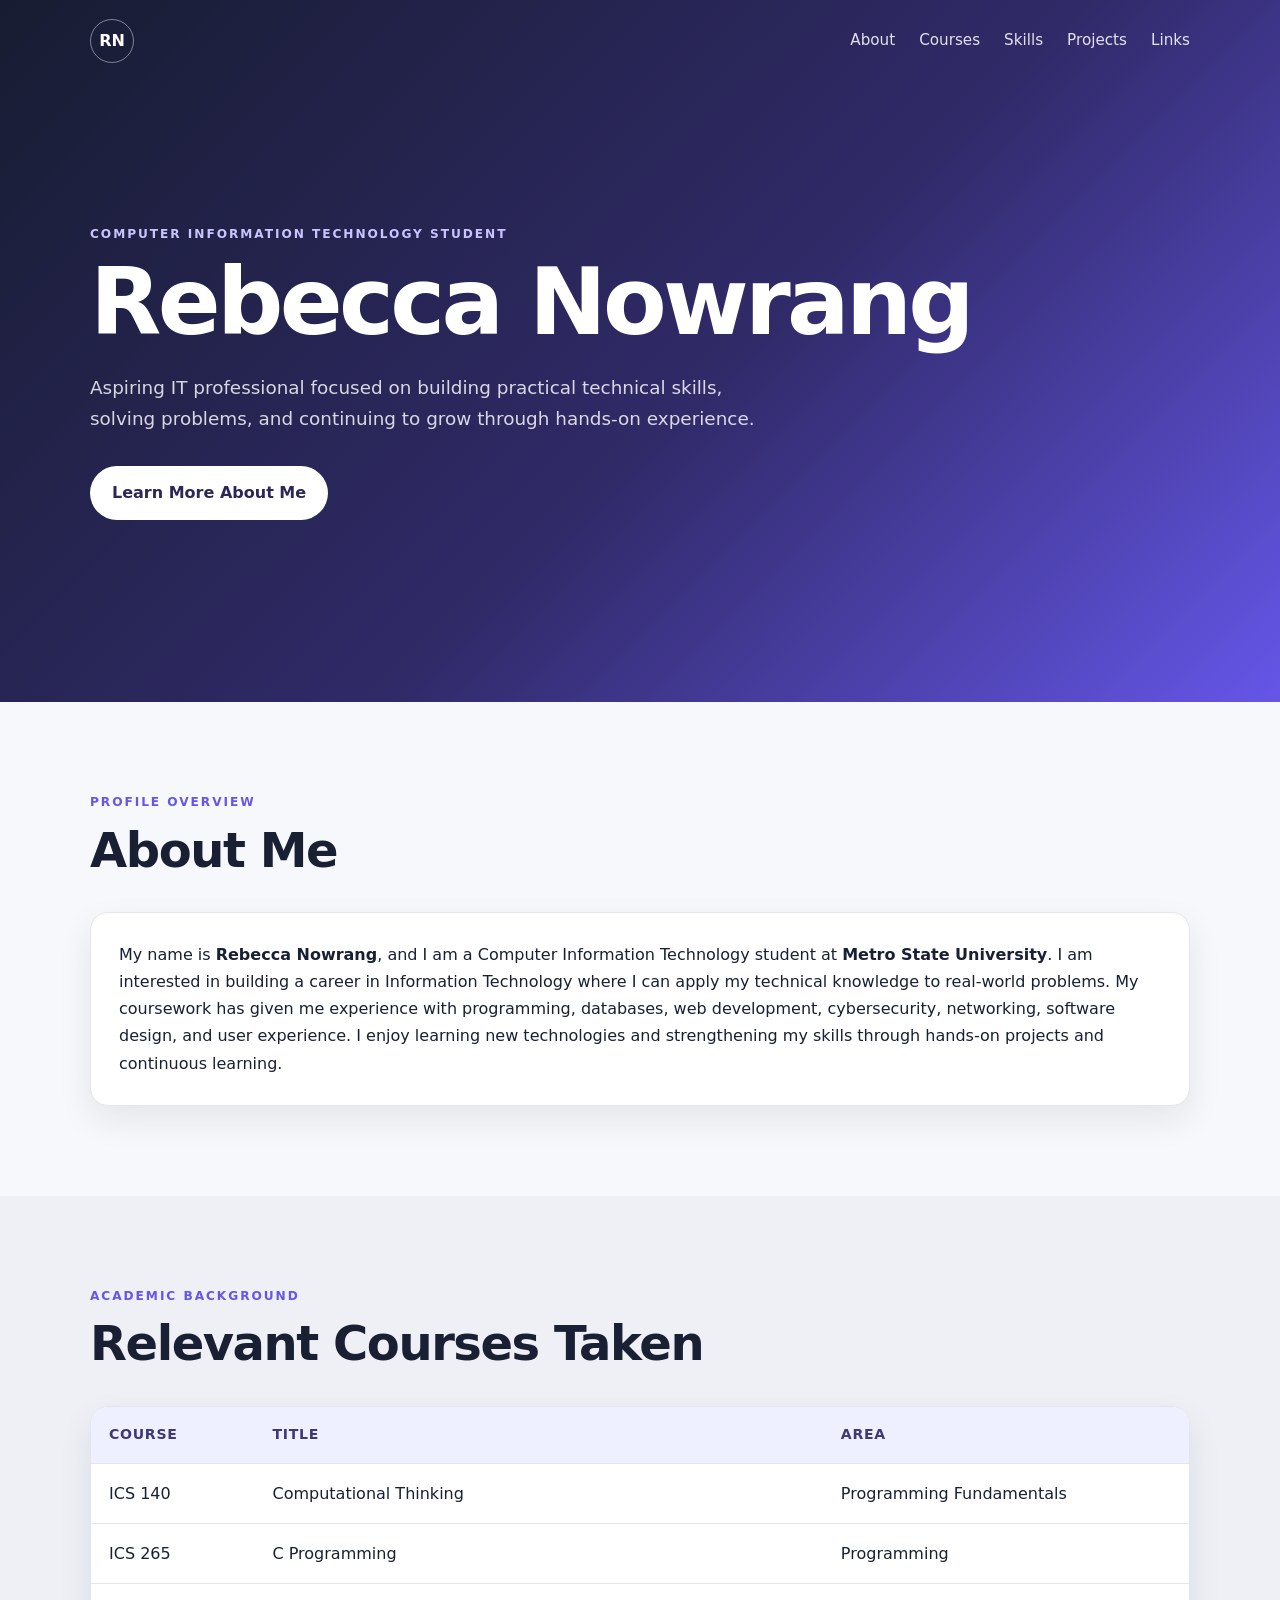
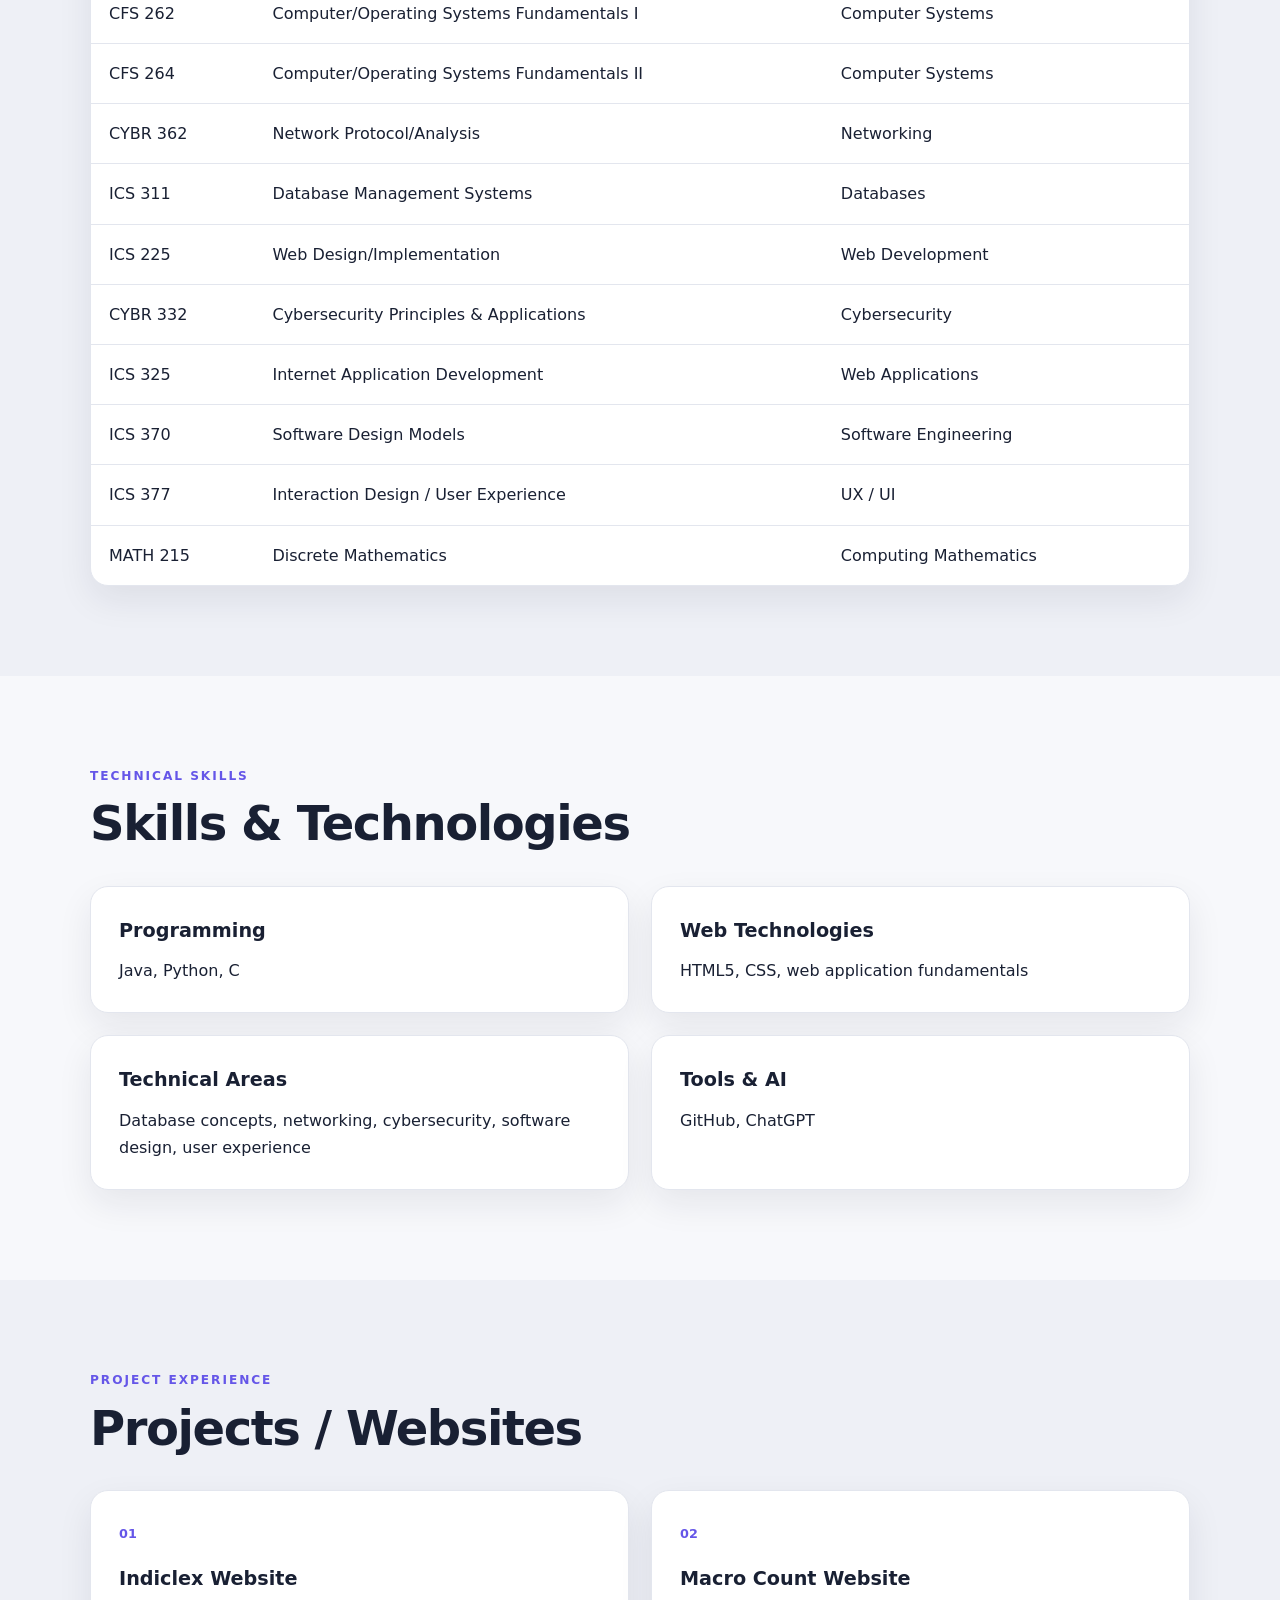
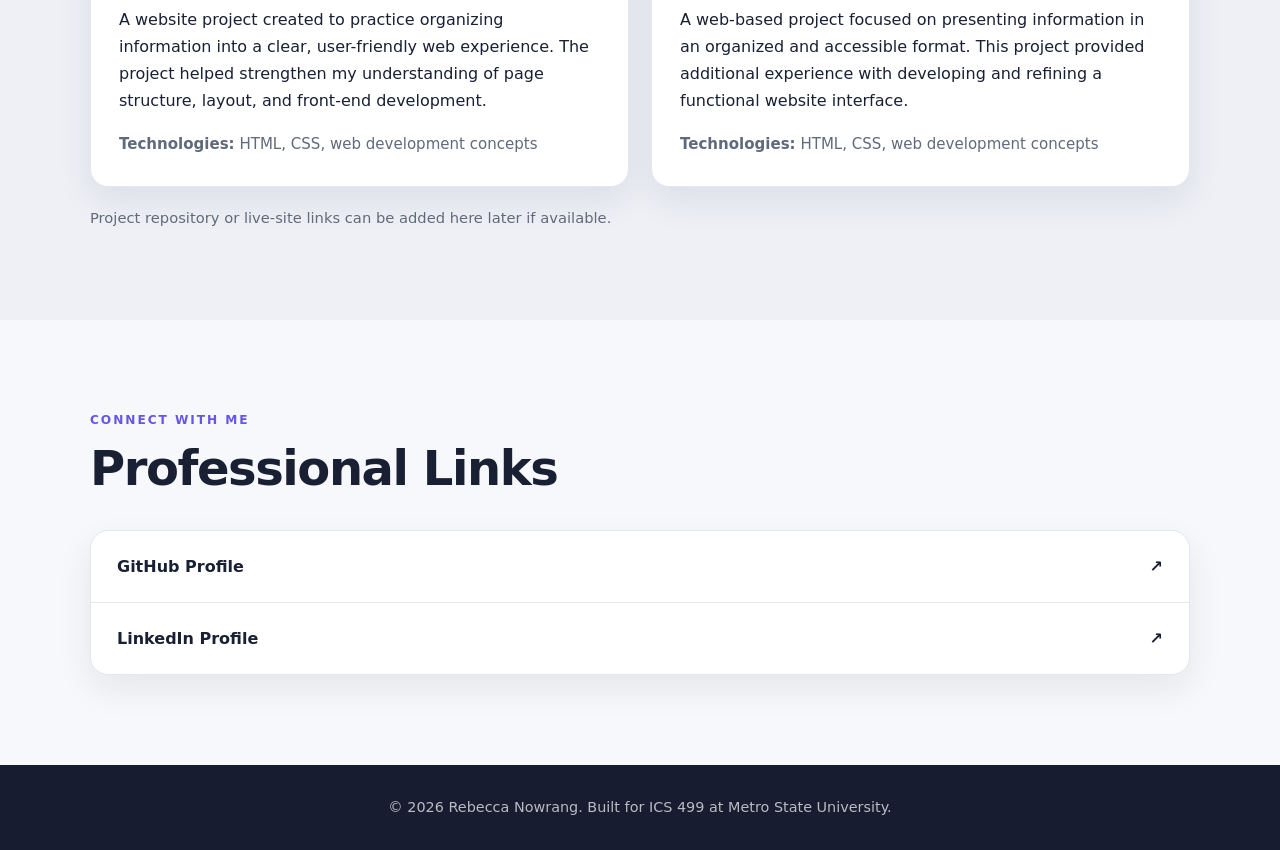
<file: index.html>
<!DOCTYPE html>
<html lang="en">
<head>
  <meta charset="UTF-8">
  <meta name="viewport" content="width=device-width, initial-scale=1.0">
  <meta name="description" content="Rebecca Nowrang's professional student profile and IT portfolio.">
  <title>Rebecca Nowrang | About Me</title>
  <link rel="stylesheet" href="css/styles.css">
</head>
<body>
  <header class="hero" id="home">
    <nav class="nav container">
      <a class="brand" href="#home">RN</a>
      <div class="nav-links">
        <a href="#about">About</a>
        <a href="#courses">Courses</a>
        <a href="#skills">Skills</a>
        <a href="#projects">Projects</a>
        <a href="#links">Links</a>
      </div>
    </nav>

    <div class="hero-content container">
      <p class="eyebrow">Computer Information Technology Student</p>
      <h1>Rebecca Nowrang</h1>
      <p class="hero-copy">Aspiring IT professional focused on building practical technical skills, solving problems, and continuing to grow through hands-on experience.</p>
      <a class="button" href="#about">Learn More About Me</a>
    </div>
  </header>

  <main>
    <section class="section container" id="about">
      <div class="section-heading">
        <p class="eyebrow">Profile Overview</p>
        <h2>About Me</h2>
      </div>
      <div class="card">
        <p>My name is <strong>Rebecca Nowrang</strong>, and I am a Computer Information Technology student at <strong>Metro State University</strong>. I am interested in building a career in Information Technology where I can apply my technical knowledge to real-world problems. My coursework has given me experience with programming, databases, web development, cybersecurity, networking, software design, and user experience. I enjoy learning new technologies and strengthening my skills through hands-on projects and continuous learning.</p>
      </div>
    </section>

    <section class="section alt" id="courses">
      <div class="container">
        <div class="section-heading">
          <p class="eyebrow">Academic Background</p>
          <h2>Relevant Courses Taken</h2>
        </div>
        <div class="table-wrap">
          <table>
            <thead>
              <tr>
                <th>Course</th>
                <th>Title</th>
                <th>Area</th>
              </tr>
            </thead>
            <tbody>
              <tr><td>ICS 140</td><td>Computational Thinking</td><td>Programming Fundamentals</td></tr>
              <tr><td>ICS 265</td><td>C Programming</td><td>Programming</td></tr>
              <tr><td>CFS 262</td><td>Computer/Operating Systems Fundamentals I</td><td>Computer Systems</td></tr>
              <tr><td>CFS 264</td><td>Computer/Operating Systems Fundamentals II</td><td>Computer Systems</td></tr>
              <tr><td>CYBR 362</td><td>Network Protocol/Analysis</td><td>Networking</td></tr>
              <tr><td>ICS 311</td><td>Database Management Systems</td><td>Databases</td></tr>
              <tr><td>ICS 225</td><td>Web Design/Implementation</td><td>Web Development</td></tr>
              <tr><td>CYBR 332</td><td>Cybersecurity Principles &amp; Applications</td><td>Cybersecurity</td></tr>
              <tr><td>ICS 325</td><td>Internet Application Development</td><td>Web Applications</td></tr>
              <tr><td>ICS 370</td><td>Software Design Models</td><td>Software Engineering</td></tr>
              <tr><td>ICS 377</td><td>Interaction Design / User Experience</td><td>UX / UI</td></tr>
              <tr><td>MATH 215</td><td>Discrete Mathematics</td><td>Computing Mathematics</td></tr>
            </tbody>
          </table>
        </div>
      </div>
    </section>

    <section class="section container" id="skills">
      <div class="section-heading">
        <p class="eyebrow">Technical Skills</p>
        <h2>Skills &amp; Technologies</h2>
      </div>
      <div class="grid skills-grid">
        <article class="card">
          <h3>Programming</h3>
          <p>Java, Python, C</p>
        </article>
        <article class="card">
          <h3>Web Technologies</h3>
          <p>HTML5, CSS, web application fundamentals</p>
        </article>
        <article class="card">
          <h3>Technical Areas</h3>
          <p>Database concepts, networking, cybersecurity, software design, user experience</p>
        </article>
        <article class="card">
          <h3>Tools &amp; AI</h3>
          <p>GitHub, ChatGPT</p>
        </article>
      </div>
    </section>

    <section class="section alt" id="projects">
      <div class="container">
        <div class="section-heading">
          <p class="eyebrow">Project Experience</p>
          <h2>Projects / Websites</h2>
        </div>
        <div class="grid project-grid">
          <article class="card project-card">
            <span class="project-number">01</span>
            <h3>Indiclex Website</h3>
            <p>A website project created to practice organizing information into a clear, user-friendly web experience. The project helped strengthen my understanding of page structure, layout, and front-end development.</p>
            <p class="tech"><strong>Technologies:</strong> HTML, CSS, web development concepts</p>
          </article>
          <article class="card project-card">
            <span class="project-number">02</span>
            <h3>Macro Count Website</h3>
            <p>A web-based project focused on presenting information in an organized and accessible format. This project provided additional experience with developing and refining a functional website interface.</p>
            <p class="tech"><strong>Technologies:</strong> HTML, CSS, web development concepts</p>
          </article>
        </div>
        <p class="note">Project repository or live-site links can be added here later if available.</p>
      </div>
    </section>

    <section class="section container" id="links">
      <div class="section-heading">
        <p class="eyebrow">Connect With Me</p>
        <h2>Professional Links</h2>
      </div>
      <div class="links-card card">
        <a href="https://github.com/rebeccanowrang" target="_blank" rel="noopener noreferrer">GitHub Profile <span>↗</span></a>
        <a href="https://www.linkedin.com/in/rebecca-nowrang-721b07aa/" target="_blank" rel="noopener noreferrer">LinkedIn Profile <span>↗</span></a>
      </div>
    </section>
  </main>

  <footer>
    <div class="container">
      <p>&copy; 2026 Rebecca Nowrang. Built for ICS 499 at Metro State University.</p>
    </div>
  </footer>
</body>
</html>
</file>
<file: css/styles.css>
:root {
  --bg: #f7f8fb;
  --surface: #ffffff;
  --text: #192033;
  --muted: #606a7b;
  --accent: #6556e8;
  --accent-dark: #493bc7;
  --line: #e3e6ee;
  --soft: #eff0ff;
  --shadow: 0 14px 35px rgba(27, 31, 52, 0.08);
}

* {
  box-sizing: border-box;
  margin: 0;
  padding: 0;
}

html {
  scroll-behavior: smooth;
}

body {
  font-family: Inter, system-ui, -apple-system, BlinkMacSystemFont, "Segoe UI", sans-serif;
  background: var(--bg);
  color: var(--text);
  line-height: 1.7;
}

a {
  color: inherit;
}

.container {
  width: min(1100px, 90%);
  margin: 0 auto;
}

.hero {
  min-height: 78vh;
  color: white;
  background: linear-gradient(135deg, #171c31 0%, #302a68 55%, #6556e8 100%);
  display: flex;
  flex-direction: column;
}

.nav {
  height: 82px;
  display: flex;
  align-items: center;
  justify-content: space-between;
}

.brand {
  width: 44px;
  height: 44px;
  border-radius: 50%;
  border: 1px solid rgba(255,255,255,.45);
  display: grid;
  place-items: center;
  text-decoration: none;
  font-weight: 800;
}

.nav-links {
  display: flex;
  gap: 24px;
}

.nav-links a {
  color: rgba(255,255,255,.86);
  text-decoration: none;
  font-size: .95rem;
}

.nav-links a:hover {
  color: #fff;
}

.hero-content {
  flex: 1;
  display: flex;
  flex-direction: column;
  justify-content: center;
  padding: 70px 0 110px;
}

.eyebrow {
  text-transform: uppercase;
  letter-spacing: .16em;
  font-size: .76rem;
  font-weight: 800;
  color: var(--accent);
  margin-bottom: 10px;
}

.hero .eyebrow {
  color: #c9c4ff;
}

h1 {
  font-size: clamp(3rem, 8vw, 5.8rem);
  line-height: 1.02;
  letter-spacing: -.04em;
  margin-bottom: 22px;
}

.hero-copy {
  max-width: 700px;
  font-size: 1.15rem;
  color: rgba(255,255,255,.82);
  margin-bottom: 32px;
}

.button {
  display: inline-block;
  width: fit-content;
  padding: 13px 22px;
  border-radius: 999px;
  background: white;
  color: #2c2757;
  text-decoration: none;
  font-weight: 700;
}

.section {
  padding: 90px 0;
}

.alt {
  background: #eef0f6;
}

.section-heading {
  margin-bottom: 34px;
}

h2 {
  font-size: clamp(2rem, 4vw, 3rem);
  line-height: 1.15;
  letter-spacing: -.03em;
}

h3 {
  font-size: 1.2rem;
  margin-bottom: 10px;
}

.card {
  background: var(--surface);
  border: 1px solid var(--line);
  border-radius: 18px;
  padding: 28px;
  box-shadow: var(--shadow);
}

.grid {
  display: grid;
  gap: 22px;
}

.skills-grid {
  grid-template-columns: repeat(2, minmax(0, 1fr));
}

.project-grid {
  grid-template-columns: repeat(2, minmax(0, 1fr));
}

.project-number {
  display: inline-block;
  font-size: .8rem;
  font-weight: 800;
  color: var(--accent);
  margin-bottom: 18px;
}

.tech {
  color: var(--muted);
  margin-top: 18px;
  font-size: .94rem;
}

.table-wrap {
  overflow-x: auto;
  background: var(--surface);
  border: 1px solid var(--line);
  border-radius: 18px;
  box-shadow: var(--shadow);
}

table {
  width: 100%;
  border-collapse: collapse;
}

th, td {
  text-align: left;
  padding: 16px 18px;
  border-bottom: 1px solid var(--line);
}

th {
  background: var(--soft);
  color: #3e3974;
  font-size: .88rem;
  text-transform: uppercase;
  letter-spacing: .05em;
}

tr:last-child td {
  border-bottom: 0;
}

.note {
  margin-top: 18px;
  color: var(--muted);
  font-size: .92rem;
}

.links-card {
  display: flex;
  flex-direction: column;
  gap: 0;
  padding: 0;
  overflow: hidden;
}

.links-card a {
  display: flex;
  justify-content: space-between;
  align-items: center;
  padding: 22px 26px;
  text-decoration: none;
  font-weight: 700;
  border-bottom: 1px solid var(--line);
}

.links-card a:last-child {
  border-bottom: none;
}

.links-card a:hover {
  background: var(--soft);
  color: var(--accent-dark);
}

footer {
  background: #171c31;
  color: rgba(255,255,255,.7);
  padding: 30px 0;
  text-align: center;
  font-size: .9rem;
}

@media (max-width: 760px) {
  .nav {
    height: auto;
    padding: 22px 0;
    align-items: flex-start;
  }

  .nav-links {
    gap: 10px;
    flex-wrap: wrap;
    justify-content: flex-end;
    max-width: 70%;
  }

  .nav-links a {
    font-size: .8rem;
  }

  .hero-content {
    padding-top: 75px;
  }

  .skills-grid,
  .project-grid {
    grid-template-columns: 1fr;
  }

  .section {
    padding: 65px 0;
  }

  th, td {
    padding: 13px 14px;
  }
}
</file>
